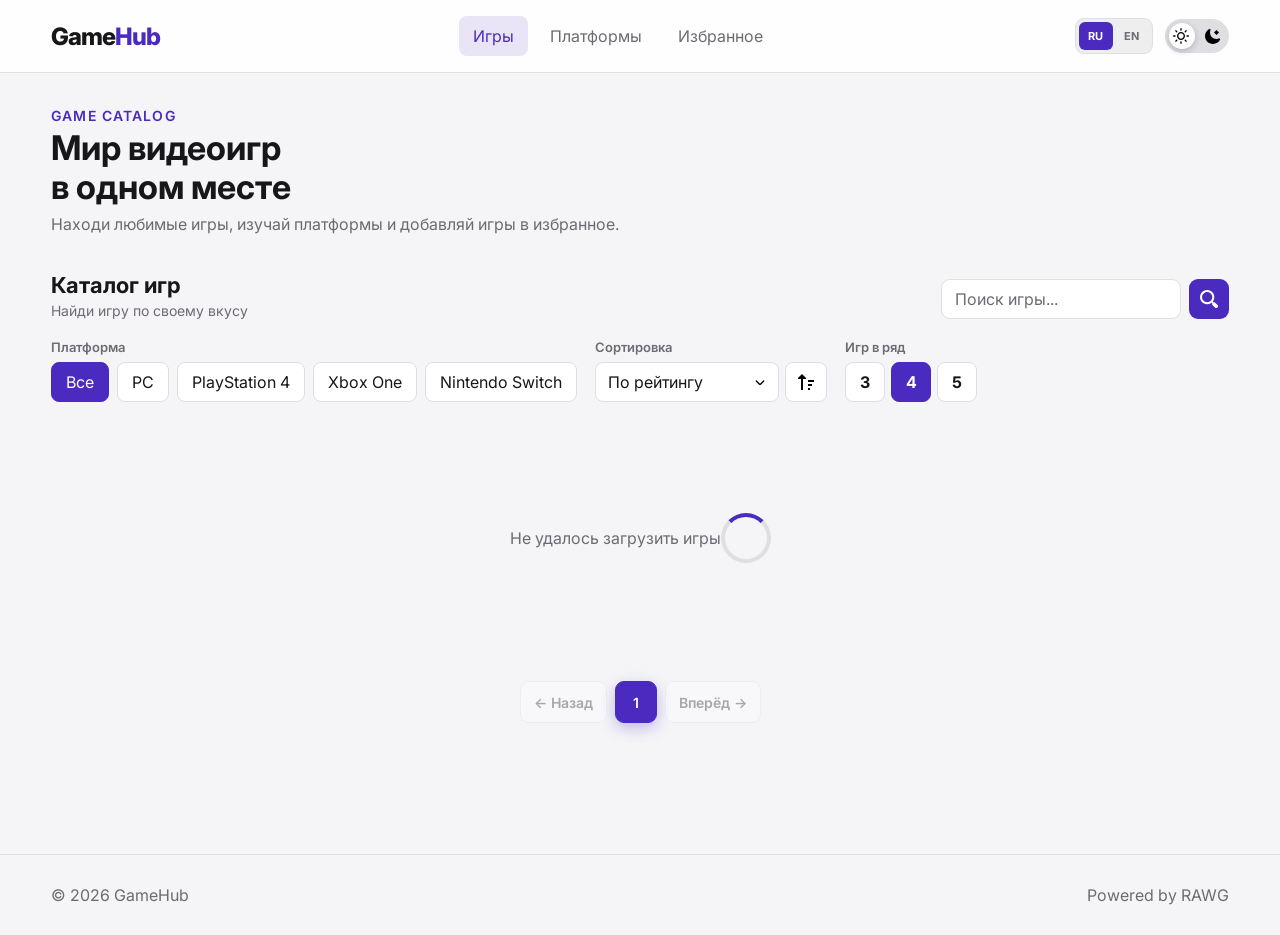
<file: index.html>
<!doctype html>
<html lang="ru">
  <head>
    <meta charset="UTF-8" />
    <meta name="viewport" content="width=device-width, initial-scale=1.0" />
    <title>GameHub — каталог игр</title>

    <link rel="preconnect" href="https://fonts.googleapis.com" />
    <link rel="preconnect" href="https://fonts.gstatic.com" crossorigin />
    <link
      href="https://fonts.googleapis.com/css2?family=Inter:wght@400;500;600;700;800&display=swap"
      rel="stylesheet"
    />

    <link rel="stylesheet" href="./css/global.css" />
    <link rel="stylesheet" href="./css/index.css" />
  </head>

  <body>
    <header class="header">
      <div class="container header__inner">
        <a href="./index.html" class="logo"> Game<span>Hub</span> </a>

        <nav class="nav">
          <a href="./index.html" class="nav__link active" data-i18n="games">
            Игры
          </a>

          <a href="./platforms.html" class="nav__link" data-i18n="platforms">
            Платформы
          </a>

          <a href="./favorites.html" class="nav__link" data-i18n="favorites">
            Избранное
          </a>
        </nav>

        <div class="header__actions">
          <div class="language-switch">
            <button
              type="button"
              class="language-button active"
              data-language="ru"
            >
              RU
            </button>

            <button type="button" class="language-button" data-language="en">
              EN
            </button>
          </div>

          <label class="theme-switch">
            <input type="checkbox" id="themeToggle" />

            <span class="theme-switch__slider">
              <img
                src="./assets/svg/sun.svg"
                class="theme-switch__icon theme-switch__sun"
                alt=""
              />

              <img
                src="./assets/svg/moon.svg"
                class="theme-switch__icon theme-switch__moon"
                alt=""
              />

              <span class="theme-switch__circle"></span>
            </span>
          </label>
        </div>
      </div>
    </header>

    <main>
      <section class="hero">
        <div class="container">
          <div class="hero__content">
            <p class="hero__subtitle" data-i18n="gameCatalog">GAME CATALOG</p>

            <h1 data-i18n="heroTitle">
              Мир видеоигр<br />
              в одном месте
            </h1>

            <p class="hero__description" data-i18n="heroDescription">
              Находи любимые игры, изучай платформы и добавляй игры в избранное.
            </p>
          </div>
        </div>
      </section>

      <section class="catalog">
        <div class="container">
          <div class="catalog__top">
            <div>
              <h2 data-i18n="catalogTitle">Каталог игр</h2>

              <p class="catalog__description" data-i18n="catalogDescription">
                Найди игру по своему вкусу
              </p>
            </div>

            <div class="search">
              <input
                type="text"
                id="searchInput"
                data-i18n-placeholder="searchPlaceholder"
                placeholder="Поиск игры..."
              />

              <button
                id="searchButton"
                type="button"
                data-i18n-aria-label="searchLabel"
                aria-label="Поиск"
              >
                <img src="./assets/svg/magnifying-glass.svg" alt="" />
              </button>
            </div>
          </div>

          <div class="catalog-controls">
            <div class="filter-group">
              <span class="filter-label" data-i18n="platform"> Платформа </span>

              <div class="filters">
                <button
                  class="filter-button active"
                  data-platform=""
                  data-i18n="all"
                >
                  Все
                </button>

                <button class="filter-button" data-platform="4" data-i18n="pc">
                  PC
                </button>

                <button
                  class="filter-button"
                  data-platform="18"
                  data-i18n="playstation"
                >
                  PlayStation 4
                </button>

                <button
                  class="filter-button"
                  data-platform="1"
                  data-i18n="xbox"
                >
                  Xbox One
                </button>

                <button
                  class="filter-button"
                  data-platform="7"
                  data-i18n="switch"
                >
                  Nintendo Switch
                </button>
              </div>
            </div>

            <div class="sort-group">
              <label class="filter-label" for="sortSelect" data-i18n="sorting">
                Сортировка
              </label>

              <div class="sort-control">
                <div class="select-wrapper">
                  <select id="sortSelect">
                    <option value="rating" data-i18n="rating">
                      По рейтингу
                    </option>

                    <option value="released" data-i18n="released">
                      По дате выхода
                    </option>

                    <option value="added" data-i18n="popularity">
                      По популярности
                    </option>

                    <option value="name" data-i18n="name">По названию</option>
                  </select>

                  <img
                    src="./assets/svg/arrow-down-filter.svg"
                    class="select-arrow"
                    alt=""
                  />
                </div>

                <button
                  type="button"
                  id="sortDirection"
                  class="sort-direction"
                  data-i18n-aria-label="sortDirection"
                  data-i18n-title="sortDirection"
                  aria-label="Изменить направление сортировки"
                  title="Изменить направление сортировки"
                >
                  <img
                    id="sortDirectionIcon"
                    src="./assets/svg/arrow-up.svg"
                    alt=""
                  />
                </button>
              </div>
            </div>

            <div class="view-group">
              <span class="filter-label" data-i18n="gamesPerRow">
                Игр в ряд
              </span>

              <div class="view-buttons">
                <button class="view-button" data-columns="3">3</button>

                <button class="view-button active" data-columns="4">4</button>

                <button class="view-button" data-columns="5">5</button>
              </div>
            </div>
          </div>

          <div id="gamesContainer" class="games-grid">
            <div class="loader" data-i18n="loading">Загрузка игр...</div>
          </div>

          <div class="pagination">
            <button
              id="prevButton"
              class="pagination__arrow"
              disabled
              data-i18n="previous"
            >
              ← Назад
            </button>

            <span id="pageNumber">1</span>

            <button id="nextButton" class="pagination__arrow" data-i18n="next">
              Вперёд →
            </button>
          </div>
        </div>
      </section>
    </main>

    <button
      id="scrollTopButton"
      class="scroll-top"
      type="button"
      data-i18n-aria-label="scrollTop"
      aria-label="Наверх"
    >
      <img src="./assets/svg/arrow-up.svg" alt="" />
    </button>

    <footer class="footer">
      <div class="container">
        <p>© 2026 GameHub</p>

        <p data-i18n="footerPowered">Powered by RAWG</p>
      </div>
    </footer>

    <script src="./js/theme.js"></script>
    <script src="./js/api.js"></script>
    <script src="./js/language.js"></script>
    <script src="./js/index.js"></script>
  </body>
</html>
</file>
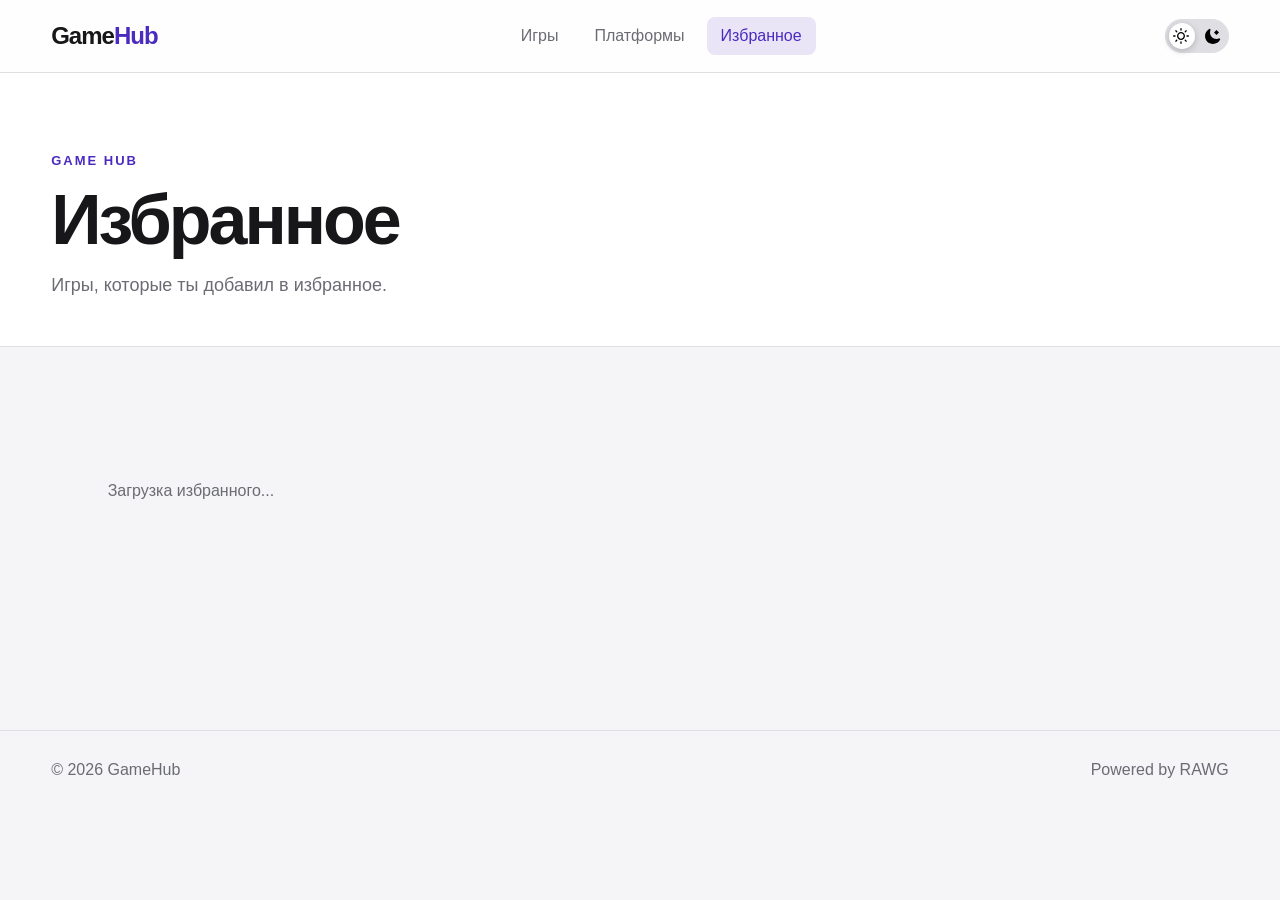
<file: favorites.html>
<!doctype html>
<html lang="ru">
<head>
  <meta charset="UTF-8">
  <meta name="viewport" content="width=device-width, initial-scale=1.0">
  <title>GameHub — избранное</title>
  <link rel="stylesheet" href="./css/global.css">
  <link rel="stylesheet" href="./css/favorites.css">
</head>

<body>
  <header class="header">
    <div class="container header__inner">
      <a href="./index.html" class="logo">Game<span>Hub</span></a>

      <nav class="nav">
        <a href="./index.html" class="nav__link">Игры</a>
        <a href="./platforms.html" class="nav__link">Платформы</a>
        <a href="./favorites.html" class="nav__link active">Избранное</a>
      </nav>

      <label class="theme-switch">
        <input type="checkbox" id="themeToggle">

        <span class="theme-switch__slider">
          <img
            src="./assets/svg/sun.svg"
            alt=""
            class="theme-switch__icon theme-switch__sun"
          >

          <img
            src="./assets/svg/moon.svg"
            alt=""
            class="theme-switch__icon theme-switch__moon"
          >

          <span class="theme-switch__circle"></span>
        </span>
      </label>
    </div>
  </header>

  <main>
    <section class="page-header">
      <div class="container">
        <p class="page-header__subtitle">GAME HUB</p>

        <h1>Избранное</h1>

        <p>
          Игры, которые ты добавил в избранное.
        </p>
      </div>
    </section>

    <section class="favorites">
      <div class="container">
        <div
          id="favoritesContainer"
          class="games-grid"
        >
          <div class="loader">Загрузка избранного...</div>
        </div>
      </div>
    </section>
  </main>

  <footer class="footer">
    <div class="container">
      <p>© 2026 GameHub</p>
      <p>Powered by RAWG</p>
    </div>
  </footer>

  <script src="./js/theme.js"></script>
  <script src="./js/api.js"></script>
  <script src="./js/favorites.js"></script>
</body>
</html>
</file>
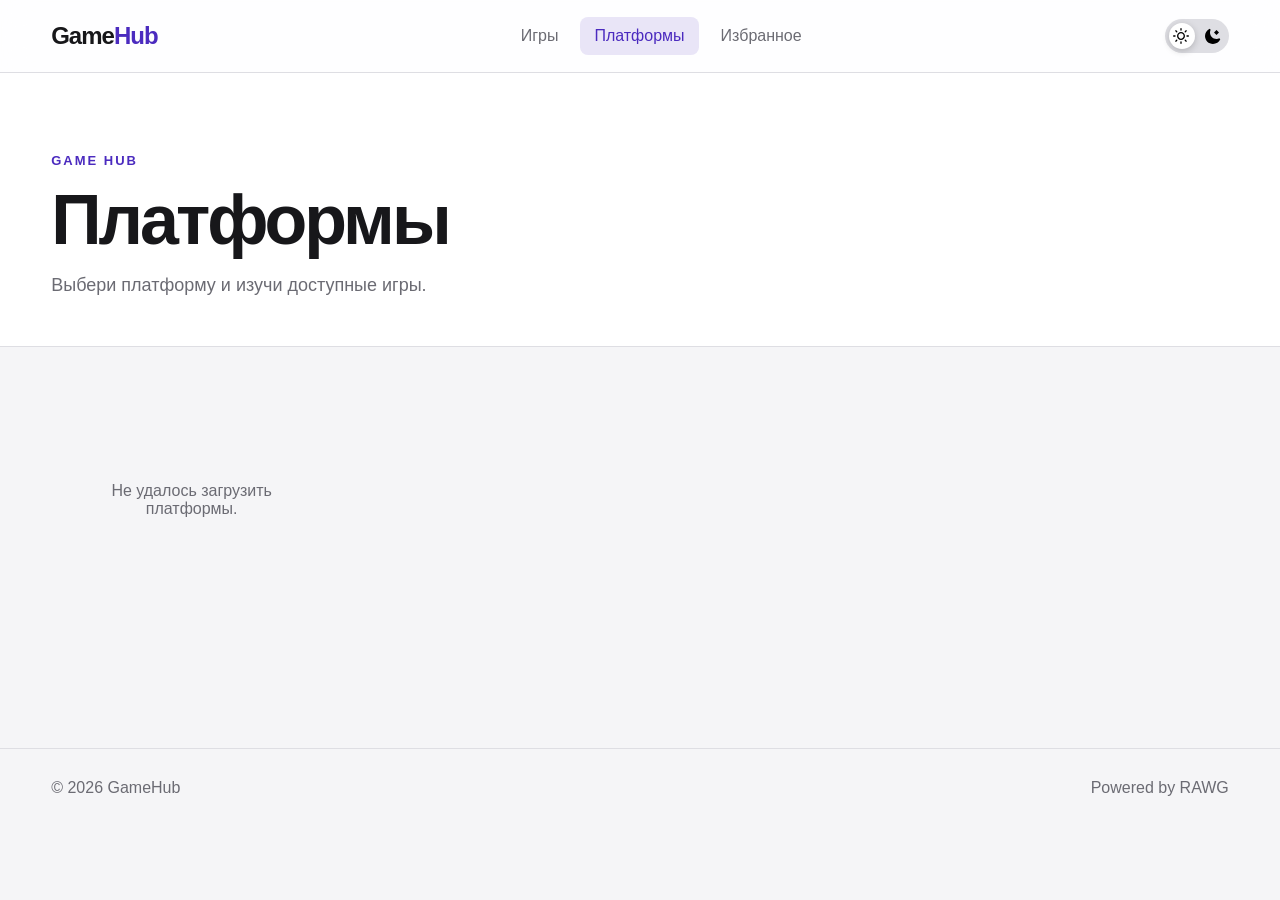
<file: platforms.html>
<!doctype html>
<html lang="ru">
<head>
  <meta charset="UTF-8">
  <meta name="viewport" content="width=device-width, initial-scale=1.0">
  <title>GameHub — платформы</title>
  <link rel="stylesheet" href="./css/global.css">
  <link rel="stylesheet" href="./css/platforms.css">
</head>

<body>
  <header class="header">
    <div class="container header__inner">
      <a href="./index.html" class="logo">Game<span>Hub</span></a>

      <nav class="nav">
        <a href="./index.html" class="nav__link">Игры</a>
        <a href="./platforms.html" class="nav__link active">Платформы</a>
        <a href="./favorites.html" class="nav__link">Избранное</a>
      </nav>

      <label class="theme-switch">
        <input type="checkbox" id="themeToggle">

        <span class="theme-switch__slider">
          <img
            src="./assets/svg/sun.svg"
            alt=""
            class="theme-switch__icon theme-switch__sun"
          >

          <img
            src="./assets/svg/moon.svg"
            alt=""
            class="theme-switch__icon theme-switch__moon"
          >

          <span class="theme-switch__circle"></span>
        </span>
      </label>
    </div>
  </header>

  <main>
    <section class="page-header">
      <div class="container">
        <p class="page-header__subtitle">GAME HUB</p>

        <h1>Платформы</h1>

        <p>
          Выбери платформу и изучи доступные игры.
        </p>
      </div>
    </section>

    <section class="platforms">
      <div class="container">
        <div
          id="platformsContainer"
          class="platforms-grid"
        >
          <div class="loader">Загрузка платформ...</div>
        </div>
      </div>
    </section>
  </main>

  <footer class="footer">
    <div class="container">
      <p>© 2026 GameHub</p>
      <p>Powered by RAWG</p>
    </div>
  </footer>

  <script src="./js/theme.js"></script>
  <script src="./js/api.js"></script>
  <script src="./js/platforms.js"></script>
</body>
</html>
</file>
<file: css/global.css>
* {
  margin: 0;
  padding: 0;
  box-sizing: border-box;
}

:root {
  --bg: #f5f5f7;
  --surface: #ffffff;
  --surface-hover: #eeeeef;

  --text: #17171a;
  --text-secondary: #6b6b73;

  --border: #dedee3;

  --accent: #4b2bbf;
  --accent-hover: #38208f;

  --shadow: 0 10px 30px rgba(0, 0, 0, 0.08);

  --radius: 14px;

  --transition: 0.25s ease;
}

body.dark {
  --bg: #101014;
  --surface: #18181d;
  --surface-hover: #222229;

  --text: #f5f5f7;
  --text-secondary: #a5a5ad;

  --border: #303038;

  --accent: #5b3bc4;
  --accent-hover: #482ba8;

  --shadow: 0 10px 30px rgba(0, 0, 0, 0.3);
}

html {
  scroll-behavior: smooth;
}

body {
  font-family: "Inter", "Segoe UI", Arial, sans-serif;
  background: var(--bg);
  color: var(--text);
  transition:
    background var(--transition),
    color var(--transition);
  min-height: 100vh;
}

a {
  color: inherit;
  text-decoration: none;
}

button,
input,
select {
  font: inherit;
}

button {
  cursor: pointer;
}

.container {
  width: min(1200px, 92%);
  margin: 0 auto;
}

.header {
  position: sticky;
  top: 0;
  z-index: 100;
  background: color-mix(
    in srgb,
    var(--surface) 90%,
    transparent
  );
  backdrop-filter: blur(15px);
  border-bottom: 1px solid var(--border);
}

.header__inner {
  min-height: 72px;
  display: flex;
  align-items: center;
  justify-content: space-between;
  gap: 30px;
}

.header__actions {
  display: flex;
  align-items: center;
  gap: 12px;
  flex-shrink: 0;
}

.logo {
  font-size: 24px;
  font-weight: 800;
  letter-spacing: -1px;
}

.logo span {
  color: var(--accent);
}

.nav {
  display: flex;
  align-items: center;
  gap: 8px;
}

.nav__link {
  padding: 10px 14px;
  color: var(--text-secondary);
  border-radius: 8px;
  transition: var(--transition);
}

.nav__link:hover {
  color: var(--text);
  background: var(--surface-hover);
}

.nav__link.active {
  color: var(--accent);
  background: color-mix(
    in srgb,
    var(--accent) 12%,
    transparent
  );
}

.language-switch {
  display: flex;
  align-items: center;
  gap: 2px;
  padding: 3px;
  border: 1px solid var(--border);
  border-radius: 9px;
  background: var(--surface-hover);
}

.language-button {
  min-width: 34px;
  height: 28px;
  padding: 0 7px;
  border: 0;
  border-radius: 6px;
  background: transparent;
  color: var(--text-secondary);
  font-size: 11px;
  font-weight: 700;
  cursor: pointer;
  transition:
    background var(--transition),
    color var(--transition),
    transform var(--transition);
}

.language-button:hover {
  color: var(--text);
}

.language-button.active {
  background: var(--accent);
  color: #ffffff;
}

.language-button:active {
  transform: scale(0.94);
}

.theme-switch {
  position: relative;
  width: 64px;
  height: 34px;
  display: block;
  flex-shrink: 0;
  cursor: pointer;
}

.theme-switch input {
  position: absolute;
  width: 1px;
  height: 1px;
  opacity: 0;
  pointer-events: none;
}

.theme-switch__slider {
  position: absolute;
  inset: 0;
  display: flex;
  align-items: center;
  justify-content: space-between;
  padding: 0 8px;
  border-radius: 50px;
  background: #dedee3;
  transition: var(--transition);
}

body.dark .theme-switch__slider {
  background: #393944;
}

.theme-switch__icon {
  position: relative;
  z-index: 2;
  width: 16px;
  height: 16px;
  object-fit: contain;
  transition: var(--transition);
  filter: brightness(0);
}

.theme-switch__sun {
  opacity: 1;
}

.theme-switch__moon {
  opacity: 1;
}

.theme-switch__circle {
  position: absolute;
  top: 4px;
  left: 4px;
  width: 26px;
  height: 26px;
  border-radius: 50%;
  background: #ffffff;
  box-shadow: 0 2px 7px rgba(0, 0, 0, 0.2);
  transition: transform var(--transition);
}

.theme-switch input:checked + .theme-switch__slider .theme-switch__circle {
  transform: translateX(30px);
}

.theme-switch input:checked + .theme-switch__slider .theme-switch__sun {
  opacity: 0.45;
}

.theme-switch input:checked + .theme-switch__slider .theme-switch__moon {
  opacity: 1;
}

.footer {
  margin-top: 80px;
  padding: 30px 0;
  border-top: 1px solid var(--border);
  color: var(--text-secondary);
}

.footer .container {
  display: flex;
  justify-content: space-between;
  gap: 20px;
}

.loader {
  width: 100%;
  padding: 80px 20px;
  text-align: center;
  color: var(--text-secondary);
}

.page-header {
  padding: 80px 0 50px;
  background: var(--surface);
  border-bottom: 1px solid var(--border);
}

.page-header__subtitle {
  color: var(--accent);
  font-size: 13px;
  font-weight: 700;
  letter-spacing: 2px;
  margin-bottom: 12px;
}

.page-header h1 {
  font-size: clamp(40px, 6vw, 70px);
  letter-spacing: -3px;
  margin-bottom: 15px;
}

.page-header p:last-child {
  color: var(--text-secondary);
  font-size: 18px;
}

.sort-direction img,
#sortDirectionIcon,
.sort-arrow img,
.filter-arrow img,
.arrow-icon,
.select-arrow,
img[src$="arrow-up.svg"],
img[src$="arrow-down.svg"] {
  width: 16px !important;
  height: 16px !important;
  object-fit: contain;
  filter: brightness(0) !important;
  transition: filter var(--transition);
}

body.dark .sort-direction img,
body.dark #sortDirectionIcon,
body.dark .sort-arrow img,
body.dark .filter-arrow img,
body.dark .arrow-icon,
body.dark .select-arrow,
body.dark img[src$="arrow-up.svg"],
body.dark img[src$="arrow-down.svg"] {
  filter: brightness(0) invert(1) !important;
}

.scroll-top {
  position: fixed;
  right: 28px;
  bottom: 28px;
  z-index: 9999;
  width: 50px;
  height: 50px;
  display: flex;
  align-items: center;
  justify-content: center;
  padding: 0;
  border: 1px solid var(--border);
  border-radius: 50%;
  background: var(--surface);
  color: var(--text);
  box-shadow: 0 8px 25px rgba(0, 0, 0, 0.25);
  opacity: 0;
  visibility: hidden;
  pointer-events: none;
  transform: translateY(15px);
  transition:
    opacity 0.3s ease,
    visibility 0.3s ease,
    transform 0.3s ease,
    background 0.25s ease,
    border-color 0.25s ease;
}

.scroll-top.visible {
  opacity: 1;
  visibility: visible;
  pointer-events: auto;
  transform: translateY(0);
}

.scroll-top:hover {
  background: var(--accent);
  border-color: var(--accent);
  transform: translateY(-4px);
}

.scroll-top:active {
  transform: scale(0.92);
}

.scroll-top img {
  width: 20px;
  height: 20px;
  object-fit: contain;
  filter: brightness(0) invert(1);
}

@media (max-width: 900px) {
  .header__inner {
    gap: 15px;
  }

  .nav {
    gap: 3px;
  }

  .nav__link {
    padding: 9px 10px;
  }
}

@media (max-width: 700px) {
  .header__inner {
    min-height: 64px;
  }

  .nav {
    display: none;
  }

  .header__actions {
    margin-left: auto;
  }

  .footer .container {
    flex-direction: column;
  }

  .scroll-top {
    right: 18px;
    bottom: 18px;
    width: 44px;
    height: 44px;
  }

  .scroll-top img {
    width: 18px;
    height: 18px;
  }
}
</file>
<file: css/index.css>
.hero {
  padding: 34px 0 28px;
}

.hero__content {
  animation: fadeUp 0.6s ease both;
}

.hero__subtitle {
  margin: 0 0 4px;
  font-size: 14px;
  font-weight: 600;
  color: var(--accent);
  letter-spacing: 0.08em;
  text-transform: uppercase;
}

.hero h1 {
  margin: 0;
  font-size: 34px;
  line-height: 1.15;
  animation: fadeDown 0.6s ease both;
}

.hero__description {
  margin: 8px 0 0;
  color: var(--text-secondary);
  font-size: 16px;
  animation: fadeUp 0.6s ease 0.1s both;
}

.catalog {
  padding: 10px 0 50px;
}

.catalog__top {
  display: flex;
  align-items: end;
  justify-content: space-between;
  gap: 30px;
  margin-bottom: 20px;
}

.catalog__top h2 {
  font-size: 22px;
}

.catalog__description {
  margin-top: 4px;
  color: var(--text-secondary);
  font-size: 14px;
}

.search {
  display: flex;
  gap: 8px;
}

.search input {
  width: 240px;
  height: 40px;
  padding: 0 13px;
  border: 1px solid var(--border);
  border-radius: 9px;
  outline: none;
  background: var(--surface);
  color: var(--text);
  transition:
    border-color 0.25s ease,
    box-shadow 0.25s ease,
    transform 0.25s ease;
}

.search input::placeholder {
  color: var(--text-secondary);
}

.search input:focus {
  border-color: var(--accent);
  box-shadow: 0 0 0 3px color-mix(in srgb, var(--accent) 18%, transparent);
  transform: translateY(-1px);
}

.search button {
  width: 40px;
  height: 40px;
  display: flex;
  align-items: center;
  justify-content: center;
  padding: 0;
  border: 0;
  border-radius: 9px;
  background: var(--accent);
  color: #ffffff;
  transition:
    transform 0.2s ease,
    background 0.25s ease,
    box-shadow 0.2s ease;
}

.search button:hover {
  background: var(--accent-hover);
  transform: translateY(-2px);
  box-shadow: 0 7px 18px color-mix(in srgb, var(--accent) 30%, transparent);
}

.search button:active {
  transform: scale(0.95);
}

.search button img {
  width: 18px;
  height: 18px;
  object-fit: contain;
  filter: brightness(0) invert(1);
}

.catalog-controls {
  display: flex;
  flex-wrap: wrap;
  align-items: end;
  gap: 18px;
  margin-bottom: 26px;
  animation: fadeUp 0.5s ease 0.15s both;
}

.filter-group,
.sort-group,
.view-group {
  display: flex;
  flex-direction: column;
  gap: 7px;
}

.filter-label {
  font-size: 13px;
  font-weight: 600;
  color: var(--text-secondary);
}

.filters {
  display: flex;
  flex-wrap: wrap;
  gap: 8px;
}

.filter-button {
  height: 40px;
  padding: 0 14px;
  border: 1px solid var(--border);
  border-radius: 8px;
  background: var(--surface);
  color: var(--text);
  cursor: pointer;
  transition:
    transform 0.2s ease,
    background 0.25s ease,
    border-color 0.25s ease,
    color 0.25s ease;
}

.filter-button:hover {
  transform: translateY(-2px);
  border-color: var(--accent);
}

.filter-button:active {
  transform: scale(0.96);
}

.filter-button.active {
  background: var(--accent);
  border-color: var(--accent);
  color: #ffffff;
}

.sort-control {
  display: flex;
  align-items: center;
  gap: 6px;
}

.select-wrapper {
  position: relative;
  display: flex;
  align-items: center;
}

#sortSelect {
  min-width: 170px;
  height: 40px;
  padding: 0 36px 0 12px;
  border: 1px solid var(--border);
  border-radius: 8px;
  outline: none;
  appearance: none;
  background: var(--surface);
  color: var(--text);
  cursor: pointer;
  transition:
    border-color 0.25s ease,
    box-shadow 0.25s ease;
}

#sortSelect:hover,
#sortSelect:focus {
  border-color: var(--accent);
  box-shadow: 0 0 0 3px color-mix(in srgb, var(--accent) 18%, transparent);
}

.select-arrow {
  position: absolute;
  right: 11px;
  width: 14px;
  height: 14px;
  pointer-events: none;
  object-fit: contain;
  filter: brightness(0) invert(1);
}

.sort-direction {
  width: 42px;
  height: 40px;
  flex-shrink: 0;
  display: flex;
  align-items: center;
  justify-content: center;
  padding: 0;
  border: 1px solid var(--border);
  border-radius: 8px;
  background: var(--surface);
  color: var(--text);
  cursor: pointer;
  transition:
    transform 0.2s ease,
    background 0.25s ease,
    border-color 0.25s ease;
}

.sort-direction:hover {
  background: var(--surface-hover);
  border-color: var(--accent);
  transform: translateY(-2px);
}

.sort-direction:active {
  transform: scale(0.92);
}

.sort-direction img {
  width: 16px;
  height: 16px;
  object-fit: contain;
  filter: brightness(0) invert(1);
}

.view-buttons {
  display: flex;
  gap: 6px;
}

.view-button {
  width: 40px;
  height: 40px;
  border: 1px solid var(--border);
  border-radius: 8px;
  background: var(--surface);
  color: var(--text);
  cursor: pointer;
  font-weight: 700;
  transition:
    transform 0.2s ease,
    background 0.25s ease,
    border-color 0.25s ease,
    color 0.25s ease;
}

.view-button:hover {
  transform: translateY(-2px);
  border-color: var(--accent);
}

.view-button:active {
  transform: scale(0.92);
}

.view-button.active {
  background: var(--accent);
  border-color: var(--accent);
  color: #ffffff;
}

.games-grid {
  --columns: 4;
  display: grid;
  grid-template-columns: repeat(var(--columns), minmax(0, 1fr));
  gap: 20px;
}

.game-card {
  position: relative;
  min-width: 0;
  overflow: hidden;
  border: 1px solid var(--border);
  border-radius: 14px;
  background: var(--surface);
  cursor: pointer;
  opacity: 0;
  transform: translateY(18px) scale(0.98);
  animation: cardAppear 0.55s ease forwards;
  transition:
    transform 0.3s ease,
    box-shadow 0.3s ease,
    border-color 0.3s ease;
}

.game-card:hover {
  transform: translateY(-7px) scale(1.015);
  border-color: var(--accent);
  box-shadow: 0 16px 35px rgba(0, 0, 0, 0.18);
}

.game-card__image {
  position: relative;
  height: 210px;
  overflow: hidden;
  background: var(--surface-hover);
}

.game-card__image img {
  width: 100%;
  height: 100%;
  display: block;
  object-fit: cover;
  transition:
    transform 0.5s ease,
    filter 0.5s ease;
}

.game-card:hover .game-card__image img {
  transform: scale(1.08);
  filter: brightness(1.05);
}

.game-card__overlay {
  position: absolute;
  inset: 0;
  background: linear-gradient(
    to top,
    rgba(0, 0, 0, 0.75),
    rgba(0, 0, 0, 0.05) 65%
  );
  opacity: 0.85;
  transition: opacity 0.3s ease;
}

.game-card:hover .game-card__overlay {
  opacity: 1;
}

.game-card__content {
  padding: 14px;
}

.game-card__title {
  margin: 0 0 9px;
  color: var(--text);
  font-size: 16px;
  font-weight: 700;
  line-height: 1.35;
  display: -webkit-box;
  /* -webkit-line-clamp: 2; */
  -webkit-box-orient: vertical;
  overflow: hidden;
}

.game-card__meta {
  display: flex;
  align-items: center;
  justify-content: space-between;
  gap: 10px;
  color: var(--text-secondary);
  font-size: 13px;
}

.game-card__rating {
  color: #f5b301;
  font-weight: 700;
}

.favorite-button {
  position: absolute;
  top: 10px;
  right: 10px;
  z-index: 3;
  width: 38px;
  height: 38px;
  display: flex;
  align-items: center;
  justify-content: center;
  border: 0;
  border-radius: 50%;
  background: rgba(0, 0, 0, 0.58);
  color: #ffffff;
  font-size: 20px;
  cursor: pointer;
  backdrop-filter: blur(5px);
  transition:
    transform 0.2s ease,
    background 0.25s ease,
    color 0.25s ease;
}

.favorite-button:hover {
  transform: scale(1.12);
  background: rgba(0, 0, 0, 0.78);
}

.favorite-button:active {
  transform: scale(0.9);
}

.favorite-button.active {
  color: #ff4d6d;
  animation: heartPop 0.35s ease;
}

.pagination {
  display: flex;
  align-items: center;
  justify-content: center;
  gap: 8px;
  margin-top: 32px;
  min-height: 44px;
  animation: fadeUp 0.5s ease 0.2s both;
}

.pagination button {
  font-family: inherit;
}

.pagination__arrow,
.pagination__page {
  height: 42px;
  min-width: 42px;
  padding: 0 13px;
  border: 1px solid var(--border);
  border-radius: 9px;
  background: var(--surface);
  color: var(--text);
  font-size: 14px;
  font-weight: 600;
  transition:
    background 0.2s ease,
    border-color 0.2s ease,
    color 0.2s ease,
    transform 0.2s ease,
    box-shadow 0.2s ease;
}

.pagination__arrow:hover:not(:disabled),
.pagination__page:hover:not(.active) {
  background: var(--surface-hover);
  border-color: var(--accent);
  transform: translateY(-2px);
}

.pagination__page.active {
  background: var(--accent);
  border-color: var(--accent);
  color: #ffffff;
  box-shadow: 0 5px 15px color-mix(in srgb, var(--accent) 30%, transparent);
}

.pagination__arrow:active:not(:disabled),
.pagination__page:active:not(.active) {
  transform: scale(0.94);
}

.pagination__arrow:disabled {
  opacity: 0.35;
  cursor: not-allowed;
}

.pagination__dots {
  min-width: 30px;
  height: 42px;
  display: flex;
  align-items: center;
  justify-content: center;
  color: var(--text-secondary);
  font-size: 16px;
  font-weight: 700;
}

#pageNumber {
  display: none;
}

.loader {
  grid-column: 1 / -1;
  display: flex;
  justify-content: center;
  align-items: center;
  min-height: 220px;
}

.loader::after {
  content: "";
  width: 42px;
  height: 42px;
  border: 4px solid var(--border);
  border-top-color: var(--accent);
  border-radius: 50%;
  animation: spin 0.8s linear infinite;
}

@keyframes cardAppear {
  from {
    opacity: 0;
    transform: translateY(18px) scale(0.98);
  }

  to {
    opacity: 1;
    transform: translateY(0) scale(1);
  }
}

@keyframes fadeUp {
  from {
    opacity: 0;
    transform: translateY(15px);
  }

  to {
    opacity: 1;
    transform: translateY(0);
  }
}

@keyframes fadeDown {
  from {
    opacity: 0;
    transform: translateY(-15px);
  }

  to {
    opacity: 1;
    transform: translateY(0);
  }
}

@keyframes heartPop {
  0% {
    transform: scale(1);
  }

  40% {
    transform: scale(1.35);
  }

  70% {
    transform: scale(0.9);
  }

  100% {
    transform: scale(1);
  }
}

@keyframes spin {
  to {
    transform: rotate(360deg);
  }
}

@media (max-width: 1100px) {
  .games-grid {
    --columns: 3;
  }
}

@media (max-width: 800px) {
  .catalog__top {
    align-items: stretch;
    flex-direction: column;
  }

  .search {
    width: 100%;
  }

  .search input {
    flex: 1;
    width: auto;
  }

  .catalog-controls {
    align-items: stretch;
    flex-direction: column;
  }

  .filter-group,
  .sort-group,
  .view-group {
    width: 100%;
  }

  .games-grid {
    --columns: 2;
  }

  .game-card__image {
    height: 200px;
  }
}

@media (max-width: 560px) {
  .hero h1 {
    font-size: 28px;
  }

  .search {
    flex-direction: row;
  }

  .games-grid {
    --columns: 1;
  }

  .game-card__image {
    height: 220px;
  }

  .pagination {
    gap: 5px;
  }

  .pagination__arrow {
    padding: 0 9px;
  }

  .pagination__page {
    min-width: 36px;
    padding: 0 8px;
  }

  .pagination__dots {
    min-width: 20px;
  }
}

@media (prefers-reduced-motion: reduce) {
  *,
  *::before,
  *::after {
    animation-duration: 0.01ms !important;
    animation-iteration-count: 1 !important;
    scroll-behavior: auto !important;
    transition-duration: 0.01ms !important;
  }
}
</file>
<file: css/favorites.css>
.favorites {
  padding: 55px 0 70px;
}

.favorites .games-grid {
  --columns: 4;
  display: grid;
  grid-template-columns: repeat(var(--columns), minmax(0, 1fr));
  gap: 20px;
}

.favorite-card {
  position: relative;
  overflow: hidden;
  border: 1px solid var(--border);
  border-radius: 14px;
  background: var(--surface);
  transition:
    transform 0.3s ease,
    border-color 0.3s ease,
    box-shadow 0.3s ease;
}

.favorite-card:hover {
  transform: translateY(-7px);
  border-color: var(--accent);
  box-shadow: var(--shadow);
}

.favorite-card img {
  width: 100%;
  height: 210px;
  display: block;
  object-fit: cover;
  transition: transform 0.5s ease;
}

.favorite-card:hover img {
  transform: scale(1.06);
}

.favorite-card__content {
  padding: 14px;
}

.favorite-card__title {
  margin-bottom: 8px;
  font-size: 16px;
  font-weight: 700;
  line-height: 1.35;
}

.favorite-card__meta {
  color: var(--text-secondary);
  font-size: 13px;
}

.empty-favorites {
  padding: 80px 20px;
  text-align: center;
  color: var(--text-secondary);
}

@media (max-width: 1100px) {
  .favorites .games-grid {
    --columns: 3;
  }
}

@media (max-width: 800px) {
  .favorites {
    padding-top: 40px;
  }

  .favorites .games-grid {
    --columns: 2;
  }
}

@media (max-width: 560px) {
  .favorites .games-grid {
    --columns: 1;
  }
}
</file>
<file: css/platforms.css>
.platforms {
  padding: 55px 0 70px;
}

.platforms-grid {
  display: grid;
  grid-template-columns: repeat(4, minmax(0, 1fr));
  gap: 18px;
}

.platform-card {
  position: relative;
  min-height: 210px;
  overflow: hidden;
  display: flex;
  align-items: flex-end;
  padding: 20px;
  border: 1px solid var(--border);
  border-radius: 14px;
  background: var(--surface);
  cursor: pointer;
  opacity: 0;
  transform: translateY(18px);
  animation: platformAppear 0.5s ease forwards;
  transition:
    transform 0.3s ease,
    border-color 0.3s ease,
    box-shadow 0.3s ease;
}

.platform-card:hover {
  transform: translateY(-7px);
  border-color: var(--accent);
  box-shadow: var(--shadow);
}

.platform-card img {
  position: absolute;
  inset: 0;
  width: 100%;
  height: 100%;
  object-fit: cover;
  transition:
    transform 0.5s ease,
    filter 0.5s ease;
}

.platform-card:hover img {
  transform: scale(1.08);
  filter: brightness(0.85);
}

.platform-card::after {
  content: "";
  position: absolute;
  inset: 0;
  background: linear-gradient(
    to top,
    rgba(0, 0, 0, 0.85),
    rgba(0, 0, 0, 0.05)
  );
}

.platform-card__content {
  position: relative;
  z-index: 2;
  color: #ffffff;
}

.platform-card__title {
  margin-bottom: 6px;
  font-size: 21px;
  font-weight: 700;
}

.platform-card__count {
  font-size: 13px;
  opacity: 0.85;
}

@keyframes platformAppear {
  from {
    opacity: 0;
    transform: translateY(18px);
  }

  to {
    opacity: 1;
    transform: translateY(0);
  }
}

@media (max-width: 1100px) {
  .platforms-grid {
    grid-template-columns: repeat(3, minmax(0, 1fr));
  }
}

@media (max-width: 800px) {
  .platforms {
    padding-top: 40px;
  }

  .platforms-grid {
    grid-template-columns: repeat(2, minmax(0, 1fr));
  }
}

@media (max-width: 560px) {
  .platforms-grid {
    grid-template-columns: 1fr;
  }

  .platform-card {
    min-height: 230px;
  }
}
</file>
